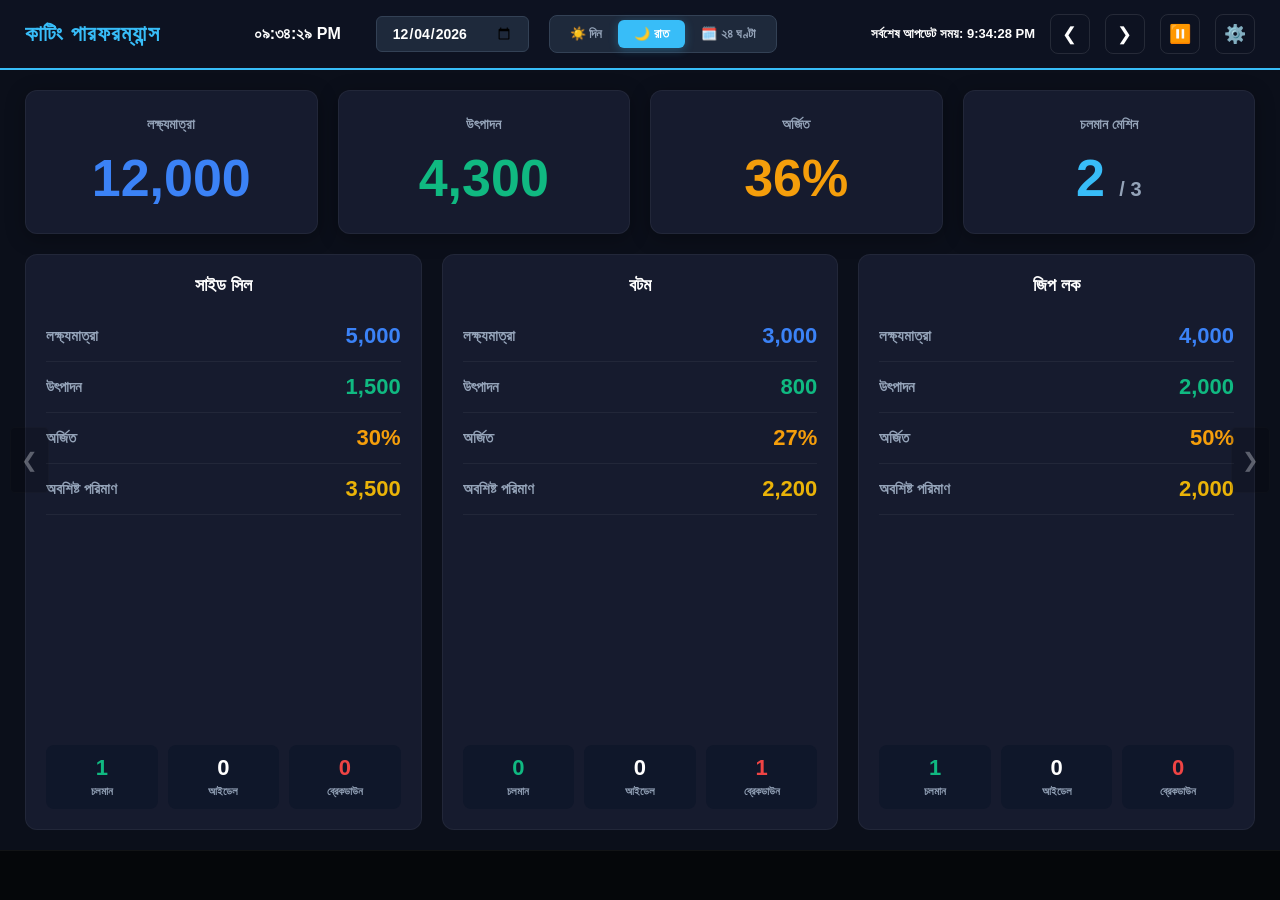
<file: index.html>
<!DOCTYPE html>
<html lang="en">

<head>
  <meta charset="UTF-8">
  <meta name="viewport" content="width=device-width, initial-scale=1.0">
  <title data-en="Production Dashboard 2026 | Hourly Cutting" data-bn="প্রোডাকশন ড্যাশবোর্ড ২০২৬ | আওয়ারলি কাটিং">
    Production Dashboard 2026 | Hourly Cutting</title>
  <link rel="stylesheet" href="styles.css">
</head>

<body>
  <div id="app-shell">
    <div id="content-wrapper">
      <header>
        <div class="header-left">
          <div class="logo" id="dynamicPageTitle" data-en="CUTTING PERFORMANCE" data-bn="কাটিং পারফরম্যান্স">CUTTING PERFORMANCE</div>
        </div>

        <div class="header-center">
          <div id="liveClock" style="font-size: 16px; font-weight: bold; color: white; margin-right: 15px;">00:00:00</div>
          <input type="date" id="datePicker">
          <div class="shift-group" id="shiftButtonGroup">
            <button class="shift-btn active" data-shift="Day" data-en="☀️ DAY" data-bn="☀️ দিন">☀️ DAY</button>
            <button class="shift-btn" data-shift="Night" data-en="🌙 NIGHT" data-bn="🌙 রাত">🌙 NIGHT</button>
            <button class="shift-btn" data-shift="Full" data-en="🗓️ 24H" data-bn="🗓️ ২৪ ঘণ্টা">🗓️ 24H</button>
          </div>
        </div>

        <div class="header-right">
          <div style="text-align: right;">
            <div><span data-en="Last Update Time:" data-bn="সর্বশেষ আপডেট সময়:">Last Update Time:</span> <span id="lastUpdated" class="blink">--:--:--</span></div>
          </div>
          <button id="prevSlideHeader" class="header-icon-btn" title="Previous Slide">❮</button>
          <button id="nextSlideHeader" class="header-icon-btn" title="Next Slide">❯</button>
          <button id="playPauseBtn" class="header-icon-btn" title="Pause Auto-Slide">⏸️</button>
          <button id="settingsBtn" class="header-icon-btn" title="Dashboard Controller">⚙️</button>
        </div>
      </header>

      <main>
        <div class="slide-container">
          <!-- Slide 0: OVERALL SUMMARY -->
          <section class="slide active" id="slide-0">
            <div class="slide-title-banner" id="slide-banner-title" data-en="CUTTING PERFORMANCE" data-bn="কাটিং পারফরম্যান্স">CUTTING PERFORMANCE</div>

            <div class="summary-kpi-grid">
              <div class="summary-kpi-card">
                <div class="kpi-lbl" data-en="TARGET" data-bn="লক্ষ্যমাত্রা">TARGET</div>
                <div class="kpi-val target-blue" id="sum-total-target">0</div>
              </div>
              <div class="summary-kpi-card">
                <div class="kpi-lbl" data-en="PRODUCTION" data-bn="উৎপাদন">PRODUCTION</div>
                <div class="kpi-val prod-green" id="sum-total-prod">0</div>
              </div>
              <div class="summary-kpi-card">
                <div class="kpi-lbl" data-en="ACHIEVEMENT" data-bn="অর্জিত">ACHIEVEMENT</div>
                <div class="kpi-val ach-orange" id="sum-total-pct">0%</div>
              </div>
              <div class="summary-kpi-card">
                <div class="kpi-lbl" data-en="RUNNING MACHINES" data-bn="চলমান মেশিন">RUNNING MACHINES</div>
                <div class="kpi-val" id="sum-running-count">0 <span style="font-size: 20px; color: var(--text-muted);">/
                    24</span></div>
              </div>
            </div>


            <div class="summary-sections-grid">
              <!-- Side Seal Summary -->
              <div class="section-card">
                <div class="section-title" data-en="SIDE SEAL" data-bn="সাইড সিল">SIDE SEAL</div>
                <div class="metric-row"><span class="metric-lbl" data-en="Target"
                    data-bn="লক্ষ্যমাত্রা">Target</span><span class="metric-val target-blue" id="ss-sum-target">0</span></div>
                <div class="metric-row"><span class="metric-lbl" data-en="Production"
                    data-bn="উৎপাদন">Production</span><span class="metric-val prod-green" id="ss-sum-prod">0</span></div>
                <div class="metric-row"><span class="metric-lbl" data-en="Achievement"
                    data-bn="অর্জিত">Achievement</span><span class="metric-val ach-orange" id="ss-sum-pct">0%</span></div>
                <div class="metric-row"><span class="metric-lbl" data-en="Balance"
                    data-bn="অবশিষ্ট পরিমাণ">Balance</span><span class="metric-val rem-yellow"
                    id="ss-sum-rem">0</span></div>
                <div class="mini-stats">
                  <div class="mini-box"><span class="mini-val green" id="ss-run-count">0</span><span class="mini-lbl"
                      data-en="Running" data-bn="চলমান">Running</span></div>
                  <div class="mini-box"><span class="mini-val yellow" id="ss-idle-count">0</span><span class="mini-lbl"
                      data-en="Idle" data-bn="আইডেল">Idle</span></div>
                  <div class="mini-box"><span class="mini-val red" id="ss-bd-count">0</span><span class="mini-lbl"
                      data-en="Breakdown" data-bn="ব্রেকডাউন">Breakdown</span></div>
                </div>
              </div>

              <!-- Bottom Summary -->
              <div class="section-card">
                <div class="section-title" data-en="BOTTOM" data-bn="বটম">BOTTOM</div>
                <div class="metric-row"><span class="metric-lbl" data-en="Target" data-bn="লক্ষ্যমাত্রা">Target</span><span class="metric-val target-blue"
                    id="bt-sum-target">0</span></div>
                <div class="metric-row"><span class="metric-lbl" data-en="Production" data-bn="উৎপাদন">Production</span><span class="metric-val prod-green"
                    id="bt-sum-prod">0</span></div>
                <div class="metric-row"><span class="metric-lbl" data-en="Achievement" data-bn="অর্জিত">Achievement</span><span class="metric-val ach-orange"
                    id="bt-sum-pct">0%</span></div>
                <div class="metric-row"><span class="metric-lbl" data-en="Balance" data-bn="অবশিষ্ট পরিমাণ">Balance</span><span class="metric-val rem-yellow"
                    id="bt-sum-rem">0</span></div>
                <div class="mini-stats">
                  <div class="mini-box"><span class="mini-val green" id="bt-run-count">0</span><span
                      class="mini-lbl" data-en="Running" data-bn="চলমান">Running</span></div>
                  <div class="mini-box"><span class="mini-val yellow" id="bt-idle-count">0</span><span
                      class="mini-lbl" data-en="Idle" data-bn="আইডেল">Idle</span></div>
                  <div class="mini-box"><span class="mini-val red" id="bt-bd-count">0</span><span
                      class="mini-lbl" data-en="Breakdown" data-bn="ব্রেকডাউন">Breakdown</span></div>
                </div>
              </div>

              <!-- Zip Lock Summary -->
              <div class="section-card">
                <div class="section-title" data-en="ZIP LOCK" data-bn="জিপ লক">ZIP LOCK</div>
                <div class="metric-row"><span class="metric-lbl" data-en="Target" data-bn="লক্ষ্যমাত্রা">Target</span><span class="metric-val target-blue"
                    id="zl-sum-target">0</span></div>
                <div class="metric-row"><span class="metric-lbl" data-en="Production" data-bn="উৎপাদন">Production</span><span class="metric-val prod-green"
                    id="zl-sum-prod">0</span></div>
                <div class="metric-row"><span class="metric-lbl" data-en="Achievement" data-bn="অর্জিত">Achievement</span><span class="metric-val ach-orange"
                    id="zl-sum-pct">0%</span></div>
                <div class="metric-row"><span class="metric-lbl" data-en="Balance" data-bn="অবশিষ্ট পরিমাণ">Balance</span><span class="metric-val rem-yellow"
                    id="zl-sum-rem">0</span></div>
                <div class="mini-stats">
                  <div class="mini-box"><span class="mini-val green" id="zl-run-count">0</span><span
                      class="mini-lbl" data-en="Running" data-bn="চলমান">Running</span></div>
                  <div class="mini-box"><span class="mini-val yellow" id="zl-idle-count">0</span><span
                      class="mini-lbl" data-en="Idle" data-bn="আইডেল">Idle</span></div>
                  <div class="mini-box"><span class="mini-val red" id="zl-bd-count">0</span><span
                      class="mini-lbl" data-en="Breakdown" data-bn="ব্রেকডাউন">Breakdown</span></div>
                </div>
              </div>
            </div>
          </section>

          <!-- Section Slides -->
          <section class="slide" id="slide-1">
            <div class="slide-title-banner" data-en="SIDE SEAL MACHINES" data-bn="সাইড সিল মেশিনসমূহ">SIDE SEAL MACHINES
            </div>
            <div class="machine-grid" id="ss-grid"></div>
          </section>
          <section class="slide" id="slide-2">
            <div class="slide-title-banner" data-en="BOTTOM MACHINES" data-bn="বটম মেশিনসমূহ">BOTTOM MACHINES</div>
            <div class="machine-grid" id="bt-grid"></div>
          </section>
          <section class="slide" id="slide-3">
            <div class="slide-title-banner" data-en="ZIP LOCK MACHINES" data-bn="জিপ লক মেশিনসমূহ">ZIP LOCK MACHINES
            </div>
            <div class="machine-grid" id="zl-grid"></div>
          </section>
          <section class="slide" id="slide-4">
            <div class="slide-title-banner" data-en="MACHINE BREAKDOWN DETAILS" data-bn="মেশিন ব্রেকডাউন বিস্তারিত">
              MACHINE BREAKDOWN DETAILS</div>
            <div class="machine-grid" id="bd-grid"></div>
          </section>
          <section class="slide" id="slide-5">
            <div class="slide-title-banner" data-en="MASTER DATA VIEW" data-bn="মাস্টার ডাটা ভিউ">MASTER DATA VIEW</div>
            <div class="table-container" style="overflow:auto; max-height:80vh; padding:20px;">
              <table class="master-table" id="master-data-table"
                style="width: 100%; border-collapse: collapse; color: white;">
                <thead>
                  <tr id="master-data-head"></tr>
                </thead>
                <tbody id="master-data-body"></tbody>
              </table>
            </div>
          </section>
        </div>

        <!-- Navigation Arrows -->
        <button id="prevSlideBtn" class="nav-arrow left" title="Previous Slide">❮</button>
        <button id="nextSlideBtn" class="nav-arrow right" title="Next Slide">❯</button>
      </main>

      <footer>
        <div class="ticker-wrap">
          <div class="ticker-content" id="tickerMsg">✔ All machines are running within normal parameters.</div>
        </div>
      </footer>
    </div>

    <!-- Dashboard Controller (Side Panel) -->
    <aside id="settingsModal" class="side-panel">
      <div class="modal-box">
        <div class="modal-header">
          <h3 style="color:var(--accent-blue);" data-en="DASHBOARD CONTROLLER" data-bn="ড্যাশবোর্ড কন্ট্রোলার">DASHBOARD
            CONTROLLER</h3>
          <button id="closeModalBtn"
            style="background:none; border:none; color:white; font-size:24px; cursor:pointer;">&times;</button>
        </div>
        <div class="modal-body">
          <div class="control-btns">
            <div class="slide-toggle-item">
              <input type="checkbox" class="slide-toggle-cb" data-slide="0" checked title="Include in Auto-Slide">
              <button class="ctrl-btn" data-slide="0" data-en="Cutting Performance" data-bn="কাটিং পারফরম্যান্স">Cutting Performance</button>
            </div>
            <div class="slide-toggle-item">
              <input type="checkbox" class="slide-toggle-cb" data-slide="1" checked title="Include in Auto-Slide">
              <button class="ctrl-btn" data-slide="1" data-en="Side Seal Machines" data-bn="সাইড সিল মেশিন">Side Seal
                Machines</button>
            </div>
            <div class="slide-toggle-item">
              <input type="checkbox" class="slide-toggle-cb" data-slide="2" checked title="Include in Auto-Slide">
              <button class="ctrl-btn" data-slide="2" data-en="Bottom Machines" data-bn="বটম মেশিন">Bottom
                Machines</button>
            </div>
            <div class="slide-toggle-item">
              <input type="checkbox" class="slide-toggle-cb" data-slide="3" checked title="Include in Auto-Slide">
              <button class="ctrl-btn" data-slide="3" data-en="Zip Lock Machines" data-bn="জিপ লক মেশিন">Zip Lock
                Machines</button>
            </div>
            <div class="slide-toggle-item">
              <input type="checkbox" class="slide-toggle-cb" data-slide="4" checked title="Include in Auto-Slide">
              <button class="ctrl-btn" data-slide="4" data-en="Breakdown Details" data-bn="ব্রেকডাউন বিস্তারিত">Breakdown
                Details</button>
            </div>
            <div class="slide-toggle-item">
              <input type="checkbox" class="slide-toggle-cb" data-slide="5" checked title="Include in Auto-Slide">
              <button class="ctrl-btn" data-slide="5" data-en="Master Data" data-bn="মাস্টার ডাটা">Master Data</button>
            </div>
          </div>

          <div class="settings-grid">
            <div class="setting-item">
              <label data-en="Language" data-bn="ভাষা">Language</label>
              <select id="langSelect" class="styled-select">
                <option value="en">English</option>
                <option value="bn">বাংলা</option>
              </select>
            </div>
            <div class="setting-item">
              <label data-en="Zoom Level" data-bn="জুম লেভেল">Zoom Level</label>
              <input type="range" id="zoomRange" min="0.5" max="1.5" step="0.1" value="1.0">
              <span id="zoomVal">100%</span>
            </div>
            <div class="setting-item">
              <label data-en="Slide Speed" data-bn="স্লাইড স্পিড">⏱️ Slide Speed</label>
              <input type="range" id="timerRange" min="3" max="60" step="1" value="10">
              <span id="timerVal">10s</span>
            </div>
            <div class="setting-item">
              <label data-en="Scroll Speed" data-bn="স্ক্রল স্পিড">🏃 Scroll Speed</label>
              <input type="range" id="tickerSpeedRange" min="10" max="150" step="5" value="60">
              <span id="tickerSpeedVal">60s</span>
            </div>
            <div class="setting-item" style="flex-direction:row; align-items:center; gap:10px;">
              <input type="checkbox" id="autoSlideToggle" checked style="width:18px; height:18px;">
              <label for="autoSlideToggle" style="font-weight:bold; cursor:pointer;" data-en="Enable Auto-Slide"
                data-bn="অটো-স্লাইড চালু করুন">Enable Auto-Slide</label>
            </div>
          </div>

          <div class="config-actions">
            <button id="exportConfigBtn" class="action-btn" data-en="💾 Export Config" data-bn="💾 কনফিগ এক্সপোর্ট">💾
              Export Config</button>
            <button id="importConfigBtn" class="action-btn" data-en="📂 Import Config" data-bn="📂 কনফিগ ইমপোর্ট">📂
              Import Config</button>
            <input type="file" id="configFile" style="display:none;" accept=".json">
          </div>
        </div>
      </div>
    </aside>
  </div>

  <!-- Overlays -->
  <div id="loadingOverlay" class="overlay" style="display:none;">
    <div class="loader"></div>
    <p data-en="Fetching live data..." data-bn="লাইভ ডাটা লোড হচ্ছে...">Fetching live data...</p>
  </div>
  <div id="errorOverlay" class="overlay" style="display:none;">
    <div class="error-box">
      <h3 data-en="Data Fetch Failed" data-bn="ডাটা ফেচ ব্যর্থ হয়েছে">Data Fetch Failed</h3>
      <p id="errorMsg"></p>
      <button onclick="loadData()" data-en="Retry" data-bn="আবার চেষ্টা করুন">Retry</button>
    </div>
  </div>

  <script src="app.js"></script>
</body>

</html>
</file>
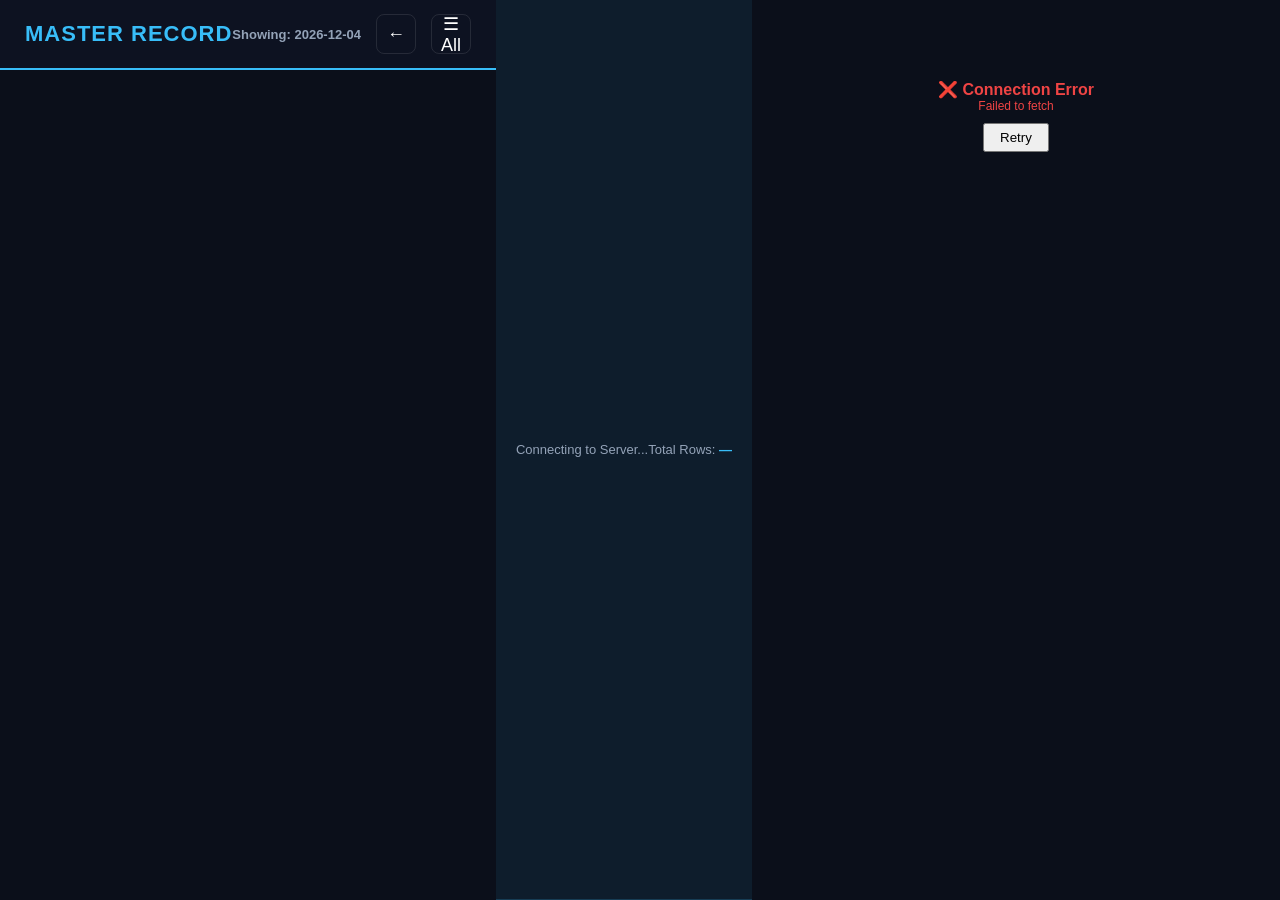
<file: master.html>
<!DOCTYPE html>
<html lang="en">

<head>
  <meta charset="UTF-8">
  <meta name="viewport" content="width=device-width, initial-scale=1.0">
  <title>Master Record Data</title>
  <link rel="stylesheet" href="styles.css">
  <style>
    .master-status-bar {
      display: flex;
      justify-content: space-between;
      align-items: center;
      padding: 8px 20px;
      background: rgba(56, 189, 248, 0.08);
      border-bottom: 1px solid rgba(56, 189, 248, 0.2);
      font-size: 13px;
      color: var(--text-muted, #94a3b8);
    }

    .master-status-bar .row-count {
      color: var(--accent-blue, #38bdf8);
      font-weight: 700;
    }

    .master-loading {
      text-align: center;
      padding: 60px 20px;
      color: var(--text-muted, #94a3b8);
      font-size: 16px;
    }

    .master-loading .spinner {
      width: 36px;
      height: 36px;
      border: 4px solid #1e293b;
      border-top: 4px solid var(--accent-blue, #38bdf8);
      border-radius: 50%;
      animation: spin 1s linear infinite;
      margin: 0 auto 15px;
    }

    @keyframes spin {
      to {
        transform: rotate(360deg);
      }
    }

    #master-data-table th {
      position: sticky;
      top: 0;
      z-index: 10;
      background: #0d1221;
      padding: 10px 12px;
      border: 1px solid rgba(56, 189, 248, 0.15);
      text-transform: uppercase;
      font-size: 11px;
      color: var(--accent-blue, #38bdf8);
      letter-spacing: 0.5px;
    }

    #master-data-table td {
      padding: 8px 12px;
      border: 1px solid rgba(255, 255, 255, 0.04);
      font-size: 13px;
    }

    #master-data-table tr:nth-child(even) td {
      background: rgba(255, 255, 255, 0.02);
    }

    #master-data-table tr:hover td {
      background: rgba(56, 189, 248, 0.07);
    }

    .showAllActive {
      background: var(--accent-blue, #38bdf8) !important;
      color: #000 !important;
    }
  </style>
</head>

<body>
  <div id="app-shell">
    <header class="header">
      <div class="header-left">
        <div class="logo">MASTER RECORD</div>
      </div>
      <div class="header-right">
        <span id="master-date-label" style="font-size:13px; color:var(--text-muted,#94a3b8);"></span>
        <button id="backBtn" class="header-icon-btn" title="Back" onclick="window.location.href='index.html'">←</button>
        <button id="showAllBtn" class="header-icon-btn" title="Show All Data" onclick="toggleMasterAll()">☰ All</button>
      </div>
    </header>
    <div class="master-status-bar">
      <span id="master-source-info">Loading data...</span>
      <span>Total Rows: <span class="row-count" id="master-row-count">—</span></span>
    </div>
    <main style="padding:0; overflow:hidden; display:block; height:calc(100vh - 120px);">
      <div style="overflow:auto; height:100%; padding:0 0 20px 0;">
        <div id="master-loading" class="master-loading">
          <div class="spinner"></div>
          Fetching Master Record data...
        </div>
        <table class="master-table" id="master-data-table"
          style="width:100%; border-collapse:collapse; color:white; display:none;">
          <thead>
            <tr id="master-data-head"></tr>
          </thead>
          <tbody id="master-data-body"></tbody>
        </table>
      </div>
    </main>
  </div>

  <script src="app.js"></script>
  <script>
    // ── Master Record Page Logic ──────────────────────────────────────────────
    // masterShowAll = false → fetch with today's date (filtered)
    // masterShowAll = true  → fetch without date filter (ALL rows from Master Record sheet)
    let masterShowAll = false;

    // Use URL from app.js config if available, otherwise fallback
    const SCRIPT_URL = (typeof CONFIG !== 'undefined' && CONFIG.SCRIPT_URL) 
                       ? CONFIG.SCRIPT_URL 
                       : 'https://script.google.com/macros/s/AKfycbxBeLEC2BrrXsG9vyeYrdJ83PaER00T7wQWj6nBkRiYfzhuQeZL9X6K3pDg_mrY9jBq/exec';

    function buildMasterUrl(showAll) {
      const baseUrl = SCRIPT_URL;
      if (showAll) {
        return `${baseUrl}?sheet=Master Record`;
      } else {
        const today = new Date().toISOString().split('T')[0];
        return `${baseUrl}?sheet=Master Record&date=${today}&shift=Day`;
      }
    }

    function loadMasterData() {
      const url = buildMasterUrl(masterShowAll);
      const loadingEl = document.getElementById('master-loading');
      const tableEl = document.getElementById('master-data-table');
      const srcInfo = document.getElementById('master-source-info');
      const dateLabel = document.getElementById('master-date-label');

      loadingEl.style.display = 'block';
      tableEl.style.display = 'none';
      srcInfo.textContent = 'Connecting to Server...';

      const today = new Date().toISOString().split('T')[0];
      dateLabel.textContent = masterShowAll ? 'Showing: All History' : `Showing: ${today}`;

      fetch(url)
        .then(res => {
          if (!res.ok) throw new Error(`Server Error: ${res.status}`);
          return res.json();
        })
        .then(data => {
          if (data.error) throw new Error(data.error);
          const rows = data.rawData || [];
          srcInfo.textContent = `Source: ${data.debug?.sourceUsed || 'Master Record'} | Records: ${rows.length}`;
          renderMasterDataTable(rows);
        })
        .catch(err => {
          loadingEl.innerHTML = `<div style="color:#ef4444; padding:20px;">
            <p>❌ <b>Connection Error</b></p>
            <p style="font-size:12px;">${err.message}</p>
            <button onclick="loadMasterData()" style="margin-top:10px; padding:5px 15px; cursor:pointer;">Retry</button>
          </div>`;
          console.error('Master Load Error:', err);
        });
    }

    function renderMasterDataTable(rows) {
      const headEl = document.getElementById('master-data-head');
      const bodyEl = document.getElementById('master-data-body');
      const loadingEl = document.getElementById('master-loading');
      const tableEl = document.getElementById('master-data-table');
      const countEl = document.getElementById('master-row-count');

      countEl.textContent = rows.length;

      if (rows.length === 0) {
        loadingEl.innerHTML = '<p style="color:#f59e0b; padding:20px;">⚠️ No records found for this date.</p>';
        return;
      }

      const headers = Object.keys(rows[0]);
      headEl.innerHTML = headers.map(h => `<th>${h}</th>`).join('');
      bodyEl.innerHTML = rows.map(row => 
        `<tr>${headers.map(h => `<td>${row[h] !== undefined ? row[h] : ''}</td>`).join('')}</tr>`
      ).join('');

      loadingEl.style.display = 'none';
      tableEl.style.display = 'table';
    }

    function toggleMasterAll() {
      masterShowAll = !masterShowAll;
      const btn = document.getElementById('showAllBtn');
      if (masterShowAll) {
        btn.textContent = '✕ Today';
        btn.classList.add('showAllActive');
      } else {
        btn.textContent = '☰ All';
        btn.classList.remove('showAllActive');
      }
      loadMasterData();
    }

    loadMasterData();
  </script>
</body>

</html>
</file>
<file: styles.css>
:root {
  --bg-dark: #0b0f1a;
  --card-bg: #161b2e;
  --header-bg: #0d1221;
  --accent-blue: #38bdf8;
  --accent-cyan: #22d3ee;
  --text-main: #ffffff;
  --text-muted: #94a3b8;
  --green: #10b981;
  --red: #ef4444;
  --yellow: #f59e0b;
  --border: rgba(255, 255, 255, 0.05);

  /* New Color System */
  --target-blue: #3B82F6;
  --prod-green: #10B981;
  --ach-orange: #F59E0B;
  --rem-yellow: #EAB308;
}

* { margin: 0; padding: 0; box-sizing: border-box; font-family: 'Segoe UI', Tahoma, Geneva, Verdana, sans-serif; }

#app-shell {
  display: flex;
  width: 100vw;
  height: 100vh;
  overflow: hidden;
  background: var(--bg-dark);
}

#content-wrapper {
  flex: 1;
  display: flex;
  flex-direction: column;
  transition: all 0.4s cubic-bezier(0.4, 0, 0.2, 1);
  overflow: hidden;
}

.side-panel {
  width: 0;
  height: 100%;
  background: var(--header-bg);
  border-left: 0px solid var(--accent-blue);
  overflow: hidden;
  transition: all 0.4s cubic-bezier(0.4, 0, 0.2, 1);
  z-index: 500;
}

body.settings-open .side-panel {
  width: 12%;
  border-left-width: 1px;
}

body {
  background-color: var(--bg-dark);
  color: var(--text-main);
  margin: 0;
  padding: 0;
  height: 100vh;
  overflow: hidden;
}

/* --- Header --- */
header {
  height: 70px;
  background: var(--header-bg);
  display: flex;
  align-items: center;
  justify-content: space-between;
  padding: 0 25px;
  border-bottom: 2px solid var(--accent-blue);
}

.header-left .logo {
  font-size: 22px;
  font-weight: 900;
  color: var(--accent-blue);
  letter-spacing: 1px;
}

.header-center {
  display: flex;
  gap: 20px;
  align-items: center;
}

.header-center input {
  background: #1e293b;
  border: 1px solid #334155;
  color: #fff;
  padding: 8px 15px;
  border-radius: 6px;
  font-size: 14px;
  font-weight: bold;
}

.shift-group {
  display: flex;
  background: #1e293b;
  padding: 4px;
  border-radius: 8px;
  border: 1px solid #334155;
}

.shift-btn {
  background: transparent;
  border: none;
  color: var(--text-muted);
  padding: 6px 16px;
  border-radius: 6px;
  font-size: 13px;
  font-weight: 800;
  cursor: pointer;
  transition: all 0.3s ease;
  white-space: nowrap;
}

.shift-btn:hover { color: #fff; }

.shift-btn.active {
  background: var(--accent-blue);
  color: #fff;
  box-shadow: 0 2px 10px rgba(56, 189, 248, 0.3);
}

.header-right {
  display: flex;
  align-items: center;
  gap: 15px;
  font-size: 13px;
  color: var(--text-muted);
}

.header-right span { color: #fff; font-weight: bold; }

.header-icon-btn {
  background: none;
  border: 1px solid rgba(255,255,255,0.1);
  color: white;
  cursor: pointer;
  font-size: 18px;
  width: 40px;
  height: 40px;
  display: flex;
  align-items: center;
  justify-content: center;
  border-radius: 8px;
  transition: all 0.2s ease;
}
.header-icon-btn:hover {
  background: rgba(255,255,255,0.1);
  border-color: var(--accent-blue);
}

/* --- Main Layout --- */
main {
  flex: 1;
  padding: 20px 25px;
  display: flex;
  flex-direction: column;
  gap: 20px;
  position: relative;
}

.slide-container { height: 100%; width: 100%; }

.slide {
  display: none;
  height: 100%;
  flex-direction: column;
  gap: 20px;
}

.slide.active { display: flex; animation: fadeIn 0.5s ease; }

@keyframes fadeIn { from { opacity: 0; } to { opacity: 1; } }

.slide-title-banner {
  display: none;
  background: #111827;
  padding: 12px;
  text-align: center;
  border-radius: 8px;
  font-size: 28px;
  font-weight: 900;
  text-transform: uppercase;
  letter-spacing: 2px;
  border: 1px solid var(--border);
}

/* --- Summary Specific --- */
.summary-kpi-grid {
  display: grid;
  grid-template-columns: repeat(4, 1fr);
  gap: 20px;
}

.summary-kpi-card {
  background: var(--card-bg);
  padding: 25px;
  border-radius: 12px;
  text-align: center;
  border: 1px solid var(--border);
  box-shadow: 0 4px 20px rgba(0,0,0,0.3);
}

.kpi-lbl { font-size: 14px; color: var(--text-muted); font-weight: 800; text-transform: uppercase; margin-bottom: 15px; }
.kpi-val { font-size: 52px; font-weight: 900; color: var(--accent-blue); }
.kpi-val.target-blue { color: var(--target-blue); }
.kpi-val.prod-green { color: var(--prod-green); }
.kpi-val.ach-orange { color: var(--ach-orange); }
.kpi-val.rem-yellow { color: var(--rem-yellow); }
.kpi-val.green { color: var(--green); }
.kpi-val.yellow { color: var(--yellow); }

.summary-sections-grid {
  display: grid;
  grid-template-columns: repeat(3, 1fr);
  gap: 20px;
  flex: 1;
}

.section-card {
  background: var(--card-bg);
  border-radius: 12px;
  padding: 20px;
  border: 1px solid var(--border);
  display: flex;
  flex-direction: column;
}

.section-title {
  font-size: 18px;
  font-weight: 900;
  text-align: center;
  margin-bottom: 15px;
  text-transform: uppercase;
  color: #fff;
}

.metric-row {
  display: flex;
  justify-content: space-between;
  align-items: center;
  padding: 12px 0;
  border-bottom: 1px solid rgba(255,255,255,0.05);
}

.metric-lbl { color: var(--text-muted); font-weight: 600; font-size: 15px; }
.metric-val { font-weight: 900; font-size: 22px; color: var(--accent-blue); }
.metric-val.target-blue { color: var(--target-blue); }
.metric-val.prod-green { color: var(--prod-green); }
.metric-val.ach-orange { color: var(--ach-orange); }
.metric-val.rem-yellow { color: var(--rem-yellow); }
.metric-val.yellow { color: var(--yellow); }

.mini-stats {
  display: grid;
  grid-template-columns: repeat(3, 1fr);
  gap: 10px;
  margin-top: auto;
  padding-top: 20px;
}

.mini-box {
  background: #0f172a;
  padding: 10px;
  border-radius: 8px;
  text-align: center;
}

.mini-val { font-size: 22px; font-weight: 900; display: block; }
.mini-val.green { color: var(--green); }
.mini-val.red { color: var(--red); }
.mini-lbl { font-size: 11px; color: var(--text-muted); font-weight: 700; text-transform: uppercase; }

/* --- Footer --- */
footer {
  height: 50px;
  background: #05070a;
  display: flex;
  align-items: center;
  border-top: 1px solid var(--border);
}

.alert-btn {
  background: #2563eb;
  color: #fff;
  height: 100%;
  padding: 0 30px;
  display: flex;
  align-items: center;
  font-weight: 900;
  font-size: 15px;
  text-transform: uppercase;
  letter-spacing: 1px;
}

.ticker-wrap { flex: 1; overflow: hidden; }
.ticker-content {
  display: inline-block;
  white-space: nowrap;
  padding-left: 100%;
  animation: ticker 60s linear infinite;
  color: var(--yellow);
  font-weight: bold;
  font-size: 24px;
}

@keyframes ticker {
  0% { transform: translateX(0); }
  100% { transform: translateX(-100%); }
}

/* --- Machine Cards (Secondary Slides) --- */
.machine-grid {
  display: grid;
  grid-template-columns: repeat(auto-fill, minmax(300px, 1fr));
  gap: 15px;
  overflow-y: auto;
}

.m-card {
  background: var(--card-bg);
  border: 1px solid var(--border);
  border-radius: 10px;
  padding: 15px;
  display: flex;
  flex-direction: column;
  gap: 10px;
}

.m-header { display: flex; justify-content: space-between; align-items: center; border-bottom: 1px solid var(--border); padding-bottom: 8px; }
.m-title { font-weight: 900; font-size: 18px; }
.m-badge { font-size: 10px; padding: 3px 8px; border-radius: 4px; font-weight: 900; text-transform: uppercase; }
.badge-run { background: rgba(16, 185, 129, 0.1); color: var(--green); border: 1px solid var(--green); }
.badge-bd { background: rgba(239, 68, 68, 0.1); color: var(--red); border: 1px solid var(--red); }

.m-body { display: flex; justify-content: space-between; }
.m-kpi-item { display: flex; flex-direction: column; }
.m-kpi-val { font-size: 20px; font-weight: 900; }
.m-kpi-lbl { font-size: 10px; color: var(--text-muted); text-transform: uppercase; }

/* --- Modal --- */
/* Removed old modal overlay fixed positioning */
/* --- Modal / Side Panel Adjustments --- */
.modal-box {
  width: 100%;
  height: 100%;
  background: transparent;
  border: none;
  border-radius: 0;
  box-shadow: none;
  display: flex;
  flex-direction: column;
  overflow-y: auto;
}

.modal-header {
  padding: 15px 20px;
  border-bottom: 1px solid var(--border);
  display: flex; justify-content: space-between; align-items: center;
}

.modal-body {
  padding: 20px;
  flex: 1;
}

.control-btns {
  display: flex; flex-direction: column; gap: 8px;
}

.slide-toggle-item {
  display: flex;
  align-items: center;
  gap: 10px;
}

.slide-toggle-cb {
  width: 18px;
  height: 18px;
  cursor: pointer;
}

.ctrl-btn {
  flex: 1;
  background: #1e293b; color: white;
  border: 1px solid #334155; padding: 8px 12px;
  border-radius: 6px; cursor: pointer;
  font-weight: bold; text-align: left;
  font-size: 12px;
  transition: all 0.2s ease;
  white-space: nowrap;
  overflow: hidden;
  text-overflow: ellipsis;
}
.ctrl-btn:hover, .ctrl-btn.active-view { 
  background: var(--accent-blue); 
  border-color: var(--accent-blue);
  box-shadow: 0 0 10px rgba(56, 189, 248, 0.4);
}

/* --- Navigation Arrows --- */
.nav-arrow {
  position: absolute;
  top: 50%;
  transform: translateY(-50%);
  background: rgba(0,0,0,0.5);
  border: 1px solid var(--border);
  color: white;
  padding: 20px 10px;
  cursor: pointer;
  z-index: 100;
  border-radius: 5px;
  font-size: 20px;
  opacity: 0.3;
  transition: all 0.3s ease;
}
.nav-arrow:hover { opacity: 1; background: var(--accent-blue); }
.nav-arrow.left { left: 10px; }
.nav-arrow.right { right: 10px; }

/* --- Overlays --- */
.overlay {
  position: fixed; top: 0; left: 0; width: 100%; height: 100%;
  background: rgba(11, 15, 26, 0.9);
  display: flex; flex-direction: column; justify-content: center; align-items: center;
  z-index: 2000;
}
.loader {
  border: 4px solid #1e293b;
  border-top: 4px solid var(--accent-blue);
  border-radius: 50%;
  width: 40px;
  height: 40px;
  animation: spin 1s linear infinite;
  margin-bottom: 15px;
}
@keyframes spin { 0% { transform: rotate(0deg); } 100% { transform: rotate(360deg); } }

.error-box {
  background: var(--card-bg);
  padding: 30px;
  border-radius: 12px;
  border: 1px solid var(--red);
  text-align: center;
  max-width: 400px;
}
.error-box h3 { color: var(--red); margin-bottom: 10px; }
.error-box p { color: var(--text-muted); margin-bottom: 20px; }
.error-box button {
  background: var(--red); color: white; border: none; padding: 10px 20px; border-radius: 6px; cursor: pointer;
}

/* --- Settings Grid --- */
.settings-grid {
  display: grid;
  grid-template-columns: 1fr;
  gap: 15px;
  margin-top: 20px;
  padding-top: 20px;
  border-top: 1px solid var(--border);
}
.setting-item { display: flex; flex-direction: column; gap: 8px; }
.styled-select {
  background: #1e293b; color: white; border: 1px solid #334155; padding: 8px; border-radius: 6px;
}
.config-actions {
  display: flex; gap: 10px; margin-top: 20px;
}
.action-btn {
  flex: 1; padding: 10px; border-radius: 6px; border: 1px solid var(--border);
  background: #1e293b; color: white; cursor: pointer; font-size: 13px; font-weight: bold;
}
.action-btn:hover { background: #334155; }

/* --- Enhanced Machine Cards --- */
.m-cat { font-size: 10px; color: var(--accent-blue); text-transform: uppercase; font-weight: 800; display: block; margin-bottom: 2px; }
.m-progress { background: rgba(255,255,255,0.05); height: 6px; border-radius: 3px; overflow: hidden; margin: 5px 0; }
.m-progress div { background: var(--accent-blue); height: 100%; border-radius: 3px; transition: width 0.5s ease; }
.m-footer { display: flex; justify-content: space-between; font-size: 16px; color: var(--text-muted); font-weight: 800; }
.m-reason { 
  margin-top: 10px; padding-top: 8px; border-top: 1px solid rgba(239, 68, 68, 0.2);
  color: var(--red); font-size: 11px; font-weight: bold;
}
.no-bd {
  grid-column: 1 / -1; text-align: center; padding: 50px; font-size: 20px; font-weight: bold; color: var(--green);
}

@keyframes blink {
  0% { opacity: 1; }
  50% { opacity: 0.3; }
  100% { opacity: 1; }
}
.blink {
  animation: blink 1s ease-in-out infinite;
}
</file>
